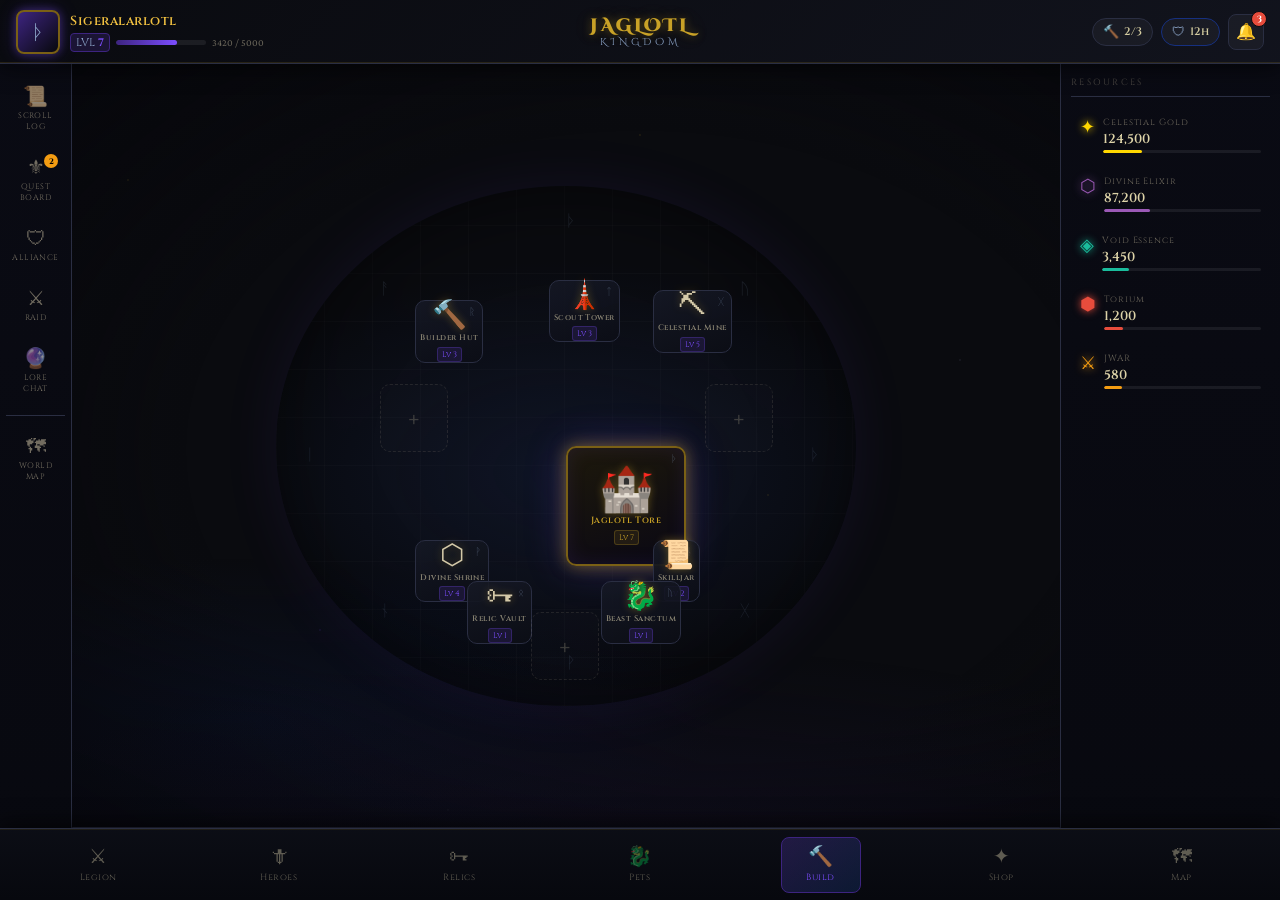
<file: 01_FRONTEND/home_tore_screen/index.html>
<!DOCTYPE html>
<html lang="en">
<head>
  <meta charset="UTF-8" />
  <meta name="viewport" content="width=device-width, initial-scale=1.0" />
  <title>JAGLOTL-KINGDOM — Tore Home</title>
  <link rel="preconnect" href="https://fonts.googleapis.com" />
  <link rel="preconnect" href="https://fonts.gstatic.com" crossorigin />
  <link href="https://fonts.googleapis.com/css2?family=Cinzel+Decorative:wght@700;900&family=Cinzel:wght@400;600;700&family=Crimson+Pro:ital,wght@0,300;0,400;0,600;1,300;1,400&display=swap" rel="stylesheet" />
  <link rel="stylesheet" href="tore-home.css" />
</head>
<body>

  <!-- ══════════════════════════════════════════
       AMBIENT LAYER — background atmospheric fx
  ══════════════════════════════════════════ -->
  <div class="ambient-layer" aria-hidden="true">
    <div class="ambient-stars"></div>
    <div class="ambient-fog"></div>
    <div class="ambient-vignette"></div>
  </div>

  <!-- ══════════════════════════════════════════
       TOP BAR
  ══════════════════════════════════════════ -->
  <header class="top-bar" id="topBar">
    <div class="top-bar__left">
      <div class="player-avatar" title="Sigeralarlotl">
        <span class="player-avatar__rune">ᚦ</span>
      </div>
      <div class="player-info">
        <span class="player-info__name" id="playerName">Sigeralarlotl</span>
        <div class="player-info__level-row">
          <span class="level-badge" id="playerLevel">LVL <strong>7</strong></span>
          <div class="xp-bar">
            <div class="xp-bar__fill" id="xpBarFill" style="width: 68%"></div>
          </div>
          <span class="xp-label" id="xpLabel">3420 / 5000</span>
        </div>
      </div>
    </div>

    <div class="top-bar__center">
      <h1 class="game-title">JAGLOTL <span class="game-title__kingdom">KINGDOM</span></h1>
    </div>

    <div class="top-bar__right">
      <div class="status-chip status-chip--builders" title="Builders available">
        <span class="status-chip__icon">🔨</span>
        <span class="status-chip__value" id="builderCount">2/3</span>
      </div>
      <div class="status-chip status-chip--shield" title="Shield active" id="shieldStatus">
        <span class="status-chip__icon">🛡</span>
        <span class="status-chip__value">12h</span>
      </div>
      <button class="notif-bell" id="notifBtn" aria-label="Notifications">
        <span class="notif-bell__icon">🔔</span>
        <span class="notif-bell__badge" id="notifBadge">3</span>
      </button>
    </div>
  </header>

  <!-- ══════════════════════════════════════════
       RESOURCE BAR (below top bar on right)
  ══════════════════════════════════════════ -->
  <aside class="resource-bar" id="resourceBar" aria-label="Resources">
    <div class="resource-item" data-resource="celestialGold" title="Celestial Gold">
      <span class="resource-item__icon" style="color:#FFD700">✦</span>
      <div class="resource-item__info">
        <span class="resource-item__label">Celestial Gold</span>
        <span class="resource-item__amount" id="res-celestialGold">124,500</span>
        <div class="resource-item__bar">
          <div class="resource-item__bar-fill" style="width:24.9%;background:#FFD700"></div>
        </div>
      </div>
    </div>
    <div class="resource-item" data-resource="divineElixir" title="Divine Elixir">
      <span class="resource-item__icon" style="color:#9B59B6">⬡</span>
      <div class="resource-item__info">
        <span class="resource-item__label">Divine Elixir</span>
        <span class="resource-item__amount" id="res-divineElixir">87,200</span>
        <div class="resource-item__bar">
          <div class="resource-item__bar-fill" style="width:29%;background:#9B59B6"></div>
        </div>
      </div>
    </div>
    <div class="resource-item" data-resource="voidEssence" title="Void Essence">
      <span class="resource-item__icon" style="color:#1ABC9C">◈</span>
      <div class="resource-item__info">
        <span class="resource-item__label">Void Essence</span>
        <span class="resource-item__amount" id="res-voidEssence">3,450</span>
        <div class="resource-item__bar">
          <div class="resource-item__bar-fill" style="width:17%;background:#1ABC9C"></div>
        </div>
      </div>
    </div>
    <div class="resource-item" data-resource="torium" title="Torium">
      <span class="resource-item__icon" style="color:#E74C3C">⬢</span>
      <div class="resource-item__info">
        <span class="resource-item__label">Torium</span>
        <span class="resource-item__amount" id="res-torium">1,200</span>
        <div class="resource-item__bar">
          <div class="resource-item__bar-fill" style="width:12%;background:#E74C3C"></div>
        </div>
      </div>
    </div>
    <div class="resource-item" data-resource="jwar" title="JWAR War Tokens">
      <span class="resource-item__icon" style="color:#F39C12">⚔</span>
      <div class="resource-item__info">
        <span class="resource-item__label">JWAR</span>
        <span class="resource-item__amount" id="res-jwar">580</span>
        <div class="resource-item__bar">
          <div class="resource-item__bar-fill" style="width:11.6%;background:#F39C12"></div>
        </div>
      </div>
    </div>
  </aside>

  <!-- ══════════════════════════════════════════
       MAIN LAYOUT
  ══════════════════════════════════════════ -->
  <main class="game-layout">

    <!-- LEFT PANEL -->
    <nav class="left-panel" id="leftPanel" aria-label="Navigation">
      <button class="left-btn left-btn--scroll" data-action="scroll-log">
        <span class="left-btn__icon">📜</span>
        <span class="left-btn__label">Scroll Log</span>
      </button>
      <button class="left-btn left-btn--quest" data-action="quest-board">
        <span class="left-btn__icon">⚜</span>
        <span class="left-btn__label">Quest Board</span>
        <span class="left-btn__badge">2</span>
      </button>
      <button class="left-btn" data-action="alliance">
        <span class="left-btn__icon">🛡</span>
        <span class="left-btn__label">Alliance</span>
      </button>
      <button class="left-btn left-btn--raid" data-action="raid">
        <span class="left-btn__icon">⚔</span>
        <span class="left-btn__label">Raid</span>
      </button>
      <button class="left-btn" data-action="lore-chat">
        <span class="left-btn__icon">🔮</span>
        <span class="left-btn__label">Lore Chat</span>
      </button>
      <div class="left-panel__divider"></div>
      <button class="left-btn left-btn--map" data-action="world-map">
        <span class="left-btn__icon">🗺</span>
        <span class="left-btn__label">World Map</span>
      </button>
    </nav>

    <!-- CENTER MAP -->
    <section class="center-map" id="centerMap" aria-label="Kingdom map">
      <div class="map-ground" id="mapGround">
        <!-- Buildings rendered by JS -->
      </div>
      <!-- decorative rune ring around tore -->
      <div class="rune-ring" aria-hidden="true">
        <span>ᚦ</span><span>ᚢ</span><span>ᚦ</span><span>ᚷ</span>
        <span>ᚹ</span><span>ᚾ</span><span>ᛁ</span><span>ᚨ</span>
      </div>
    </section>

  </main>

  <!-- ══════════════════════════════════════════
       BOTTOM MENU
  ══════════════════════════════════════════ -->
  <nav class="bottom-menu" id="bottomMenu" aria-label="Main menu">
    <button class="bottom-btn" data-tab="legion">
      <span class="bottom-btn__icon">⚔</span>
      <span class="bottom-btn__label">Legion</span>
    </button>
    <button class="bottom-btn" data-tab="heroes">
      <span class="bottom-btn__icon">🗡</span>
      <span class="bottom-btn__label">Heroes</span>
    </button>
    <button class="bottom-btn" data-tab="relics">
      <span class="bottom-btn__icon">🗝</span>
      <span class="bottom-btn__label">Relics</span>
    </button>
    <button class="bottom-btn" data-tab="pets">
      <span class="bottom-btn__icon">🐉</span>
      <span class="bottom-btn__label">Pets</span>
    </button>
    <button class="bottom-btn bottom-btn--primary" data-tab="build">
      <span class="bottom-btn__icon">🔨</span>
      <span class="bottom-btn__label">Build</span>
    </button>
    <button class="bottom-btn" data-tab="shop">
      <span class="bottom-btn__icon">✦</span>
      <span class="bottom-btn__label">Shop</span>
    </button>
    <button class="bottom-btn" data-tab="map">
      <span class="bottom-btn__icon">🗺</span>
      <span class="bottom-btn__label">Map</span>
    </button>
  </nav>

  <!-- ══════════════════════════════════════════
       BUILDING MODAL
  ══════════════════════════════════════════ -->
  <div class="modal-overlay" id="modalOverlay" role="dialog" aria-modal="true" aria-hidden="true">
    <div class="modal" id="buildingModal">
      <button class="modal__close" id="modalClose" aria-label="Close">✕</button>
      <div class="modal__header">
        <span class="modal__icon" id="modalIcon">🏰</span>
        <div>
          <h2 class="modal__title" id="modalTitle">Jaglotl Tore</h2>
          <div class="modal__level-row">
            <span class="modal__level" id="modalLevel">Level 7</span>
            <span class="modal__rune" id="modalRune">ᚦ</span>
          </div>
        </div>
      </div>
      <p class="modal__desc" id="modalDesc">The great fortress-heart of your kingdom.</p>
      <div class="modal__bonuses" id="modalBonuses"></div>
      <div class="modal__cost-row" id="modalCostRow">
        <span class="modal__cost-label">Upgrade Cost:</span>
        <div class="modal__costs" id="modalCosts"></div>
      </div>
      <div class="modal__timer-row">
        <span class="modal__timer-label">Build Time:</span>
        <span class="modal__timer" id="modalTimer">48h 00m</span>
        <!-- future builder queue hook -->
      </div>
      <div class="modal__actions">
        <button class="modal__btn modal__btn--upgrade" id="modalUpgradeBtn">
          <span>Upgrade to Level</span>
          <span id="modalNextLevel">8</span>
        </button>
        <!-- future backend hook: save upgrade state -->
      </div>
    </div>
  </div>

  <!-- ══════════════════════════════════════════
       BUILD MENU PANEL (bottom drawer)
  ══════════════════════════════════════════ -->
  <div class="build-drawer" id="buildDrawer" aria-hidden="true">
    <div class="build-drawer__handle"></div>
    <h3 class="build-drawer__title">Available Structures</h3>
    <div class="build-drawer__grid" id="buildDrawerGrid">
      <!-- future backend hook: available buildable structures from tore level -->
    </div>
  </div>

  <!-- ══════════════════════════════════════════
       TOAST NOTIFICATIONS
  ══════════════════════════════════════════ -->
  <div class="toast-container" id="toastContainer" aria-live="polite"></div>

  <script src="tore-home.js"></script>
</body>
</html>
</file>
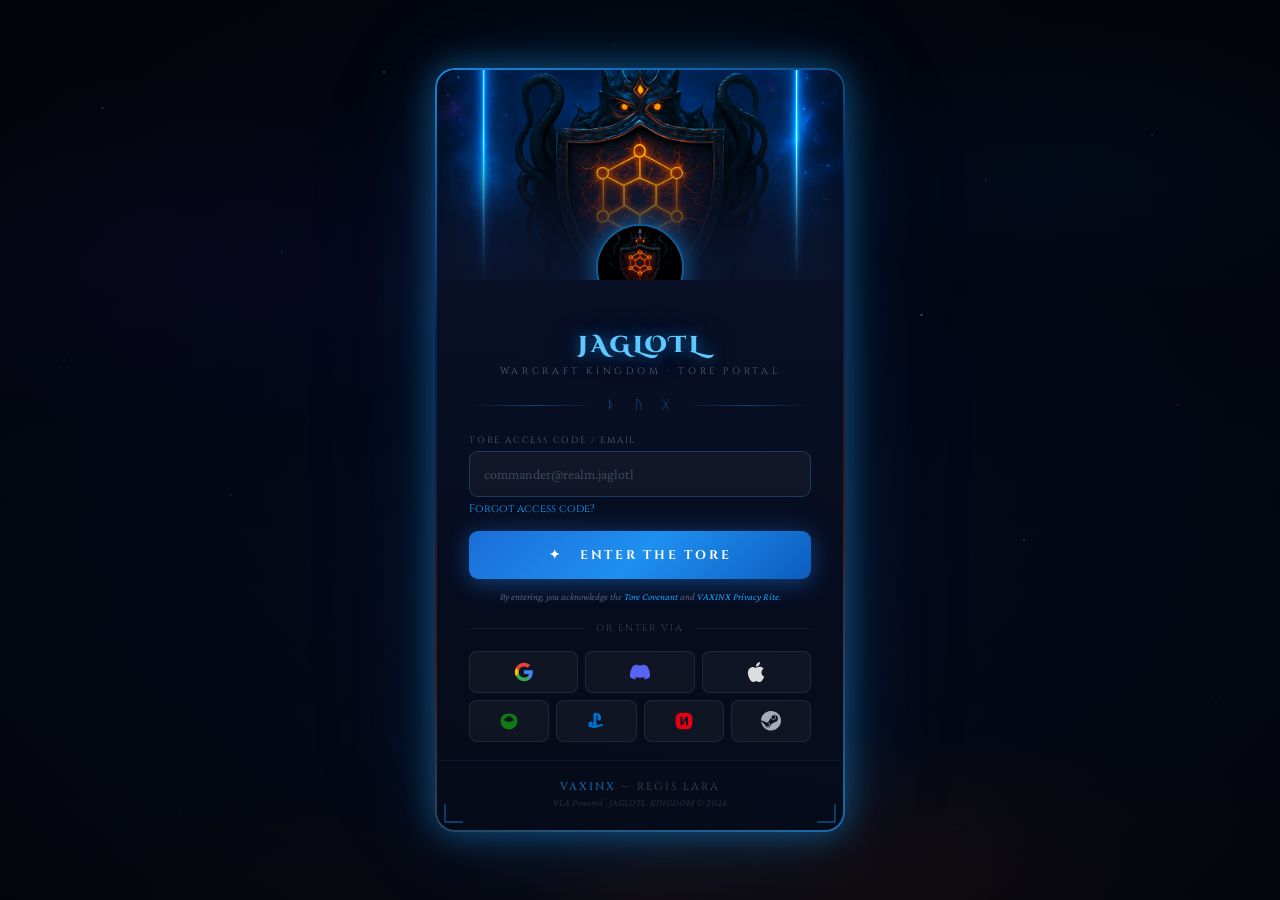
<file: 06_ASSETS/branding/index.html>
<!DOCTYPE html>
<html lang="en">
<head>
  <meta charset="UTF-8" />
  <meta name="viewport" content="width=device-width, initial-scale=1.0" />
  <title>VAXINX — Tore Login · JAGLOTL KINGDOM</title>
  <link rel="preconnect" href="https://fonts.googleapis.com" />
  <link rel="preconnect" href="https://fonts.gstatic.com" crossorigin />
  <link href="https://fonts.googleapis.com/css2?family=Cinzel+Decorative:wght@700;900&family=Cinzel:wght@400;500;600;700&family=Crimson+Pro:ital,wght@0,300;0,400;0,600;1,300&display=swap" rel="stylesheet" />
  <style>
    /* ═══════════════════════════════════════════
       TOKENS
    ═══════════════════════════════════════════ */
    :root {
      --col-void:     #020409;
      --col-deep:     #04070f;
      --col-blue:     #20a0ff;
      --col-blue-b:   #5ec8ff;
      --col-blue-dim: #0d4a80;
      --col-lava:     #ff6a00;
      --col-gold:     #c9a227;
      --col-gold-b:   #f0c040;
      --col-text:     #c8d8ea;
      --col-dim:      rgba(180,200,220,0.45);
      --card-w:       410px;
      --r:            20px;
      --font-d:       'Cinzel Decorative', serif;
      --font-t:       'Cinzel', serif;
      --font-b:       'Crimson Pro', serif;
      --t:            0.22s ease;
    }
    *, *::before, *::after { box-sizing: border-box; margin: 0; padding: 0; }
    html, body { width:100%; height:100%; overflow:hidden; background:var(--col-void);
      font-family:var(--font-b); color:var(--col-text); -webkit-font-smoothing:antialiased; }
    button { border:none; cursor:pointer; font-family:inherit; }
    input  { font-family:inherit; }
    a      { color:var(--col-blue); text-decoration:none; }
    a:hover { color:var(--col-blue-b); }

    /* ═══════════════════════════════════════════
       BACKGROUND — cosmic / void / lava
    ═══════════════════════════════════════════ */
    .bg {
      position:fixed; inset:0; z-index:0;
      background: linear-gradient(180deg, #020612 0%, #030818 45%, #060c1e 100%);
    }
    /* Full-bleed crest background — jwkBG.png used as atmospheric wash */
    .bg-crest {
      position:absolute; inset:0;
      background-image: url('jwkBG.png');
      background-size: 55%;
      background-repeat: no-repeat;
      background-position: center 38%;
      opacity: 0.07;
      filter: blur(1px) saturate(1.4);
      animation: crestPulse 9s ease-in-out infinite alternate;
    }
    @keyframes crestPulse {
      0%   { opacity:0.06; transform:scale(1); }
      100% { opacity:0.12; transform:scale(1.04); }
    }
    .bg-stars {
      position:absolute; inset:0;
      background-image:
        radial-gradient(1.5px 1.5px at  8% 12%, rgba(200,220,255,.85) 0%, transparent 100%),
        radial-gradient(1px   1px   at 18% 55%, rgba(200,220,255,.5)  0%, transparent 100%),
        radial-gradient(1.5px 1.5px at 30%  8%, rgba(200,220,255,.7)  0%, transparent 100%),
        radial-gradient(1px   1px   at 42% 72%, rgba(200,220,255,.4)  0%, transparent 100%),
        radial-gradient(1px   1px   at 55% 20%, rgba(200,220,255,.75) 0%, transparent 100%),
        radial-gradient(1px   1px   at 63% 88%, rgba(200,220,255,.35) 0%, transparent 100%),
        radial-gradient(1.5px 1.5px at 72% 35%, rgba(200,220,255,.6)  0%, transparent 100%),
        radial-gradient(1px   1px   at 80% 60%, rgba(200,220,255,.5)  0%, transparent 100%),
        radial-gradient(1px   1px   at 90% 15%, rgba(200,220,255,.8)  0%, transparent 100%),
        radial-gradient(1px   1px   at 95% 78%, rgba(200,220,255,.4)  0%, transparent 100%),
        radial-gradient(1px   1px   at 14% 90%, rgba(200,220,255,.5)  0%, transparent 100%),
        radial-gradient(1.5px 1.5px at 50% 50%, rgba(200,220,255,.3)  0%, transparent 100%),
        radial-gradient(1px   1px   at 35% 30%, rgba(180,200,255,.55) 0%, transparent 100%),
        radial-gradient(1px   1px   at 75% 92%, rgba(180,200,255,.4)  0%, transparent 100%);
      animation: starTwinkle 7s ease-in-out infinite alternate;
    }
    .bg-stars-2 {
      position:absolute; inset:0;
      background-image:
        radial-gradient(1px 1px at  5% 40%, rgba(180,200,255,.6) 0%, transparent 100%),
        radial-gradient(1px 1px at 22% 28%, rgba(180,200,255,.4) 0%, transparent 100%),
        radial-gradient(1.5px 1.5px at 38% 65%, rgba(180,200,255,.7) 0%, transparent 100%),
        radial-gradient(1px 1px at 48%  5%, rgba(180,200,255,.5) 0%, transparent 100%),
        radial-gradient(1px 1px at 65% 75%, rgba(200,180,255,.4) 0%, transparent 100%),
        radial-gradient(1px 1px at 77% 20%, rgba(200,180,255,.6) 0%, transparent 100%),
        radial-gradient(1px 1px at 85% 92%, rgba(200,180,255,.3) 0%, transparent 100%),
        radial-gradient(1px 1px at 92% 45%, rgba(180,200,255,.7) 0%, transparent 100%);
      animation: starTwinkle 11s ease-in-out infinite alternate-reverse;
    }
    @keyframes starTwinkle { 0%{opacity:.55} 100%{opacity:1} }

    .bg-lava {
      position:absolute; bottom:0; left:0; right:0; height:45%;
      background:
        radial-gradient(ellipse 55% 65% at 70% 100%, rgba(255,100,0,.13) 0%, transparent 65%),
        radial-gradient(ellipse 35% 45% at 25% 100%, rgba(180,50,0,.08)  0%, transparent 60%),
        radial-gradient(ellipse 20% 30% at 50% 100%, rgba(255,140,0,.06) 0%, transparent 50%);
      animation: lavaDrift 10s ease-in-out infinite alternate;
    }
    @keyframes lavaDrift { 0%{opacity:.7; transform:scaleX(1)} 100%{opacity:1; transform:scaleX(1.06)} }

    .bg-nebula {
      position:absolute; inset:0;
      background:
        radial-gradient(ellipse 45% 28% at 12% 28%, rgba(60,20,160,.14) 0%, transparent 70%),
        radial-gradient(ellipse 38% 22% at 88% 18%, rgba(0,80,180,.12)  0%, transparent 70%);
      animation: nebulaDrift 20s ease-in-out infinite alternate;
    }
    @keyframes nebulaDrift { 0%{transform:scale(1)} 100%{transform:scale(1.06) rotate(.8deg)} }

    /* Soft vignette */
    .bg-vignette {
      position:absolute; inset:0;
      background: radial-gradient(ellipse at center, transparent 30%, rgba(2,4,9,.92) 100%);
      pointer-events:none;
    }

    /* ═══════════════════════════════════════════
       PAGE
    ═══════════════════════════════════════════ */
    .page {
      position:relative; z-index:1;
      width:100%; height:100%;
      display:flex; flex-direction:column;
      align-items:center; justify-content:center;
      padding:16px;
      animation: pageFade .7s ease both;
    }
    @keyframes pageFade { from{opacity:0} to{opacity:1} }

    /* ═══════════════════════════════════════════
       GLOWING CARD
    ═══════════════════════════════════════════ */
    .card {
      position:relative;
      width:var(--card-w); max-width:100%;
      border-radius:var(--r);
      padding:2px;
      background: linear-gradient(160deg,
        rgba(32,160,255,.85) 0%,
        rgba(10,60,180,.4)  30%,
        rgba(180,60,0,.35)  65%,
        rgba(32,160,255,.65) 100%
      );
      box-shadow:
        0 0 35px rgba(32,160,255,.45),
        0 0 90px rgba(32,160,255,.15),
        0 0 180px rgba(32,160,255,.05);
      animation: cardGlow 5s ease-in-out infinite alternate, cardReveal .9s cubic-bezier(.22,1,.36,1) both;
    }
    @keyframes cardGlow {
      0%  { box-shadow:0 0 28px rgba(32,160,255,.38), 0 0 70px rgba(32,160,255,.1); }
      100%{ box-shadow:0 0 55px rgba(32,160,255,.75), 0 0 130px rgba(32,160,255,.22), 0 0 220px rgba(32,160,255,.07); }
    }
    @keyframes cardReveal {
      from { opacity:0; transform:translateY(36px) scale(.94); }
      to   { opacity:1; transform:translateY(0) scale(1); }
    }

    /* Corner decorations */
    .corner { position:absolute; width:22px; height:22px; pointer-events:none; }
    .corner--tl { top:8px;  left:8px; }
    .corner--tr { top:8px;  right:8px;  transform:scaleX(-1); }
    .corner--bl { bottom:8px; left:8px;  transform:scaleY(-1); }
    .corner--br { bottom:8px; right:8px; transform:scale(-1,-1); }
    .corner svg line { stroke:rgba(32,160,255,.45); stroke-width:1.5; }

    .card__inner {
      border-radius:calc(var(--r) - 2px);
      background:linear-gradient(180deg, rgba(10,18,42,.99) 0%, rgba(5,10,24,.99) 100%);
      overflow:hidden;
    }

    /* ── HERO STRIP ── */
    .hero {
      position:relative; height:210px; overflow:hidden;
      border-radius:calc(var(--r) - 2px) calc(var(--r) - 2px) 0 0;
    }
    .hero__bg {
      width:100%; height:100%;
      object-fit:cover; object-position:center 28%;
      display:block;
      animation: heroZoom 18s ease-in-out infinite alternate;
    }
    @keyframes heroZoom { 0%{transform:scale(1)} 100%{transform:scale(1.06)} }
    .hero::after {
      content:'';
      position:absolute; inset:0;
      background:linear-gradient(to bottom,
        rgba(10,18,42,0) 0%,
        rgba(10,18,42,0) 35%,
        rgba(10,18,42,.75) 75%,
        rgba(10,18,42,.99) 100%
      );
    }
    /* Crest medallion floating over hero */
    .hero__medallion {
      position:absolute; bottom:-32px; left:50%; transform:translateX(-50%);
      width:88px; height:88px;
      border-radius:50%;
      background:#040810;
      border:2.5px solid rgba(32,160,255,.55);
      box-shadow:0 0 22px rgba(32,160,255,.55), 0 0 60px rgba(32,160,255,.18);
      overflow:hidden; z-index:2;
      animation:medallionGlow 4s ease-in-out infinite alternate;
    }
    @keyframes medallionGlow {
      0%  { box-shadow:0 0 18px rgba(32,160,255,.4),  0 0 50px rgba(32,160,255,.12); }
      100%{ box-shadow:0 0 32px rgba(32,160,255,.75), 0 0 90px rgba(32,160,255,.25); }
    }
    .hero__medallion img { width:100%; height:100%; object-fit:cover; filter:brightness(1.1) contrast(1.08); }

    /* ── BODY ── */
    .body { padding: 50px 32px 0; }

    .card-title { text-align:center; margin-bottom:4px; }
    .card-title__main {
      display:block; font-family:var(--font-d);
      font-size:23px; font-weight:900; letter-spacing:.12em;
      color:var(--col-blue-b);
      text-shadow:0 0 14px rgba(32,160,255,.6), 0 0 40px rgba(32,160,255,.25);
      animation:titlePulse 3.5s ease-in-out infinite alternate;
    }
    @keyframes titlePulse {
      0%  { text-shadow:0 0 10px rgba(32,160,255,.5),  0 0 30px rgba(32,160,255,.18); }
      100%{ text-shadow:0 0 22px rgba(94,200,255,.85), 0 0 65px rgba(32,160,255,.32); }
    }
    .card-title__sub {
      display:block; font-family:var(--font-t);
      font-size:9.5px; letter-spacing:.38em;
      color:var(--col-dim); margin-top:4px; text-transform:uppercase;
    }

    /* Rune divider */
    .divider {
      display:flex; align-items:center; gap:10px;
      margin:18px 0 20px;
    }
    .divider::before, .divider::after {
      content:''; flex:1; height:1px;
      background:linear-gradient(to right, transparent, rgba(32,160,255,.35), transparent);
    }
    .divider__rune { font-size:13px; color:rgba(32,160,255,.5); letter-spacing:.2em; font-family:var(--font-t); }

    /* ── FORM ── */
    .form { display:flex; flex-direction:column; gap:11px; }

    .field-label {
      display:block; font-family:var(--font-t);
      font-size:9px; letter-spacing:.2em;
      color:var(--col-dim); text-transform:uppercase; margin-bottom:5px;
    }
    .field-input {
      width:100%; height:46px;
      background:rgba(255,255,255,.04);
      border:1px solid rgba(32,160,255,.28);
      border-radius:9px; padding:0 14px;
      font-size:14px; color:var(--col-text); outline:none;
      transition:border-color var(--t), box-shadow var(--t), background var(--t);
    }
    .field-input::placeholder { color:rgba(180,200,220,.28); }
    .field-input:focus {
      border-color:var(--col-blue);
      background:rgba(32,160,255,.055);
      box-shadow:0 0 0 3px rgba(32,160,255,.12), 0 0 16px rgba(32,160,255,.1);
    }
    .field-hint {
      display:block; font-size:11px; color:var(--col-blue);
      margin-top:4px; cursor:pointer; font-family:var(--font-t);
      transition:color var(--t);
    }
    .field-hint:hover { color:var(--col-blue-b); }

    /* ── ENTER BUTTON ── */
    .btn-enter {
      width:100%; height:48px; margin-top:4px;
      background:linear-gradient(135deg, #1a6ed8 0%, #1e90f0 50%, #0d5cbf 100%);
      border-radius:9px;
      font-family:var(--font-t); font-size:12.5px; font-weight:700;
      letter-spacing:.22em; color:#fff; text-transform:uppercase;
      position:relative; overflow:hidden;
      transition:transform var(--t), box-shadow var(--t);
      box-shadow:0 4px 22px rgba(26,110,216,.45), 0 0 45px rgba(26,110,216,.15);
    }
    .btn-enter::before {
      content:''; position:absolute; inset:0;
      background:linear-gradient(135deg, rgba(255,255,255,.18) 0%, transparent 55%);
      opacity:0; transition:opacity var(--t);
    }
    .btn-enter:hover { transform:translateY(-2px); box-shadow:0 8px 32px rgba(26,110,216,.65), 0 0 70px rgba(26,110,216,.22); }
    .btn-enter:hover::before { opacity:1; }
    .btn-enter:active { transform:translateY(0); }
    .btn-enter:disabled { opacity:.55; cursor:not-allowed; transform:none; }

    /* ── LEGAL ── */
    .legal { font-size:10px; color:var(--col-dim); text-align:center; line-height:1.65; margin-top:10px; font-style:italic; }

    /* ── OR ROW ── */
    .or-row { display:flex; align-items:center; gap:12px; margin:16px 0; }
    .or-row__line { flex:1; height:1px; background:rgba(32,160,255,.1); }
    .or-row__lbl { font-family:var(--font-t); font-size:9.5px; letter-spacing:.2em; color:rgba(180,200,220,.28); }

    /* ── SOCIAL GRID ── */
    .social-row { display:grid; gap:7px; margin-bottom:7px; }
    .social-row--3 { grid-template-columns:repeat(3,1fr); }
    .social-row--4 { grid-template-columns:repeat(4,1fr); }

    .s-btn {
      height:42px;
      background:rgba(255,255,255,.04);
      border:1px solid rgba(255,255,255,.08);
      border-radius:8px;
      display:flex; align-items:center; justify-content:center;
      cursor:pointer;
      transition:background var(--t), border-color var(--t), transform var(--t), box-shadow var(--t);
    }
    .s-btn:hover { background:rgba(255,255,255,.08); border-color:rgba(255,255,255,.18); transform:translateY(-2px); }
    .s-btn:active { transform:translateY(0); }
    .s-btn svg { width:20px; height:20px; display:block; }
    .s-btn--google:hover  { border-color:rgba(234,67,53,.5);   box-shadow:0 4px 14px rgba(234,67,53,.15); }
    .s-btn--discord:hover { border-color:rgba(88,101,242,.5);  box-shadow:0 4px 14px rgba(88,101,242,.15); }
    .s-btn--apple:hover   { border-color:rgba(255,255,255,.3); box-shadow:0 4px 14px rgba(255,255,255,.07); }
    .s-btn--xbox:hover    { border-color:rgba(16,124,16,.5);   box-shadow:0 4px 14px rgba(16,124,16,.15);  background:rgba(16,124,16,.15); }
    .s-btn--ps:hover      { border-color:rgba(0,113,197,.5);   box-shadow:0 4px 14px rgba(0,113,197,.15);  background:rgba(0,113,197,.15); }
    .s-btn--nintendo:hover{ border-color:rgba(230,0,18,.5);    box-shadow:0 4px 14px rgba(230,0,18,.15);   background:rgba(230,0,18,.15); }
    .s-btn--steam:hover   { border-color:rgba(190,190,190,.3); box-shadow:0 4px 14px rgba(190,190,190,.09); }

    /* ── FOOTER ── */
    .card-footer {
      padding:18px 32px 22px;
      border-top:1px solid rgba(32,160,255,.1);
      text-align:center;
      margin-top:18px;
    }
    .card-footer__brand { font-family:var(--font-t); font-size:11px; letter-spacing:.18em; color:rgba(180,200,220,.32); text-transform:uppercase; }
    .card-footer__brand strong { color:rgba(32,160,255,.52); font-weight:600; }
    .card-footer__vla { font-family:var(--font-b); font-size:10px; font-style:italic; color:rgba(180,200,220,.18); margin-top:3px; }

    /* ══════════════════════════════════════════
       CINEMATIC TRANSITION OVERLAY
    ══════════════════════════════════════════ */
    #transitionOverlay {
      position:fixed; inset:0; z-index:9999;
      background:#000;
      opacity:0; pointer-events:none;
      transition:opacity .9s ease;
    }
    #transitionOverlay.fade-out { opacity:1; pointer-events:all; }

    /* ══════════════════════════════════════════
       MUSIC CONTROLS (top-right HUD)
    ══════════════════════════════════════════ */
    #musicHud {
      position:fixed; top:16px; right:16px; z-index:200;
      display:flex; align-items:center; gap:8px;
      opacity:0; pointer-events:none;
      transition:opacity .5s ease;
    }
    #musicHud.visible { opacity:1; pointer-events:all; }
    .music-btn {
      width:36px; height:36px; border-radius:8px;
      background:rgba(10,18,40,.9);
      border:1px solid rgba(32,160,255,.35);
      color:rgba(94,200,255,.8); font-size:16px;
      display:flex; align-items:center; justify-content:center;
      cursor:pointer; transition:background var(--t), border-color var(--t);
    }
    .music-btn:hover { background:rgba(32,160,255,.15); border-color:rgba(32,160,255,.6); }
    .vol-slider {
      -webkit-appearance:none; appearance:none;
      width:80px; height:4px;
      background:rgba(255,255,255,.12); border-radius:2px; outline:none;
      cursor:pointer;
    }
    .vol-slider::-webkit-slider-thumb {
      -webkit-appearance:none; width:12px; height:12px; border-radius:50%;
      background:var(--col-blue); cursor:pointer;
      box-shadow:0 0 6px rgba(32,160,255,.6);
    }

    /* ══════════════════════════════════════════
       PARTICLES
    ══════════════════════════════════════════ */
    .spark { position:fixed; border-radius:50%; pointer-events:none; }

    /* TOAST */
    .toast {
      position:fixed; bottom:24px; left:50%; transform:translateX(-50%);
      background:rgba(10,18,40,.97); border:1px solid rgba(32,160,255,.4);
      border-radius:20px; padding:8px 20px;
      font-family:var(--font-t); font-size:11px; letter-spacing:.1em;
      color:rgba(94,200,255,.9); white-space:nowrap;
      box-shadow:0 4px 20px rgba(0,0,0,.7); z-index:8000;
      animation:toastIn .3s ease, toastOut .3s ease 2.2s forwards;
    }
    @keyframes toastIn  { from{opacity:0;transform:translateX(-50%) translateY(10px)} to{opacity:1;transform:translateX(-50%) translateY(0)} }
    @keyframes toastOut { from{opacity:1} to{opacity:0;transform:translateX(-50%) translateY(-6px)} }
  </style>
</head>
<body>

  <!-- CINEMATIC FADE OVERLAY -->
  <div id="transitionOverlay"></div>

  <!-- MUSIC HUD -->
  <div id="musicHud" aria-label="Music controls">
    <button class="music-btn" id="muteBtn" title="Mute / Unmute">🔊</button>
    <input class="vol-slider" id="volSlider" type="range" min="0" max="100" value="70" aria-label="Volume" />
  </div>

  <!-- AUDIO — jwkbgmusic.mp3 — NOT autoplay, triggered by Enter button -->
  <!-- // future audio hook: swap src for dynamic track selection per zone -->
  <audio id="bgMusic" loop preload="auto">
    <source src="../audio/jwkbgmusic.mp3" type="audio/mpeg" />
  </audio>

  <!-- BACKGROUND LAYERS -->
  <div class="bg" aria-hidden="true">
    <div class="bg-crest"></div>
    <div class="bg-stars"></div>
    <div class="bg-stars-2"></div>
    <div class="bg-nebula"></div>
    <div class="bg-lava"></div>
    <div class="bg-vignette"></div>
  </div>

  <!-- PAGE -->
  <main class="page">
    <div class="card" id="loginCard">

      <!-- Corner runes -->
      <div class="corner corner--tl" aria-hidden="true"><svg viewBox="0 0 22 22"><line x1="2" y1="20" x2="2" y2="2"/><line x1="2" y1="2" x2="20" y2="2"/></svg></div>
      <div class="corner corner--tr" aria-hidden="true"><svg viewBox="0 0 22 22"><line x1="2" y1="20" x2="2" y2="2"/><line x1="2" y1="2" x2="20" y2="2"/></svg></div>
      <div class="corner corner--bl" aria-hidden="true"><svg viewBox="0 0 22 22"><line x1="2" y1="20" x2="2" y2="2"/><line x1="2" y1="2" x2="20" y2="2"/></svg></div>
      <div class="corner corner--br" aria-hidden="true"><svg viewBox="0 0 22 22"><line x1="2" y1="20" x2="2" y2="2"/><line x1="2" y1="2" x2="20" y2="2"/></svg></div>

      <div class="card__inner">

        <!-- HERO: jaglotl_card_bg.png -->
        <div class="hero">
          <img class="hero__bg" src="jaglotl_card_bg.png" alt="Jaglotl Kingdom crest" />
          <!-- Medallion: jaglotl_logo_black.jpg -->
          <div class="hero__medallion">
            <img src="jaglotl_logo_black.jpg" alt="JAGLOTL emblem" />
          </div>
        </div>

        <!-- BODY -->
        <div class="body">

          <div class="card-title">
            <span class="card-title__main">JAGLOTL</span>
            <span class="card-title__sub">Warcraft Kingdom · Tore Portal</span>
          </div>

          <div class="divider"><span class="divider__rune">ᚦ &nbsp; ᚢ &nbsp; ᚷ</span></div>

          <form class="form" id="loginForm" novalidate>
            <div>
              <label class="field-label" for="emailField">Tore Access Code / Email</label>
              <input class="field-input" id="emailField" type="email"
                placeholder="commander@realm.jaglotl"
                autocomplete="email" spellcheck="false" />
              <span class="field-hint" role="button" tabindex="0">Forgot access code?</span>
            </div>

            <!-- MAIN CTA — triggers music + transition -->
            <button class="btn-enter" type="submit" id="enterBtn">
              ✦ &nbsp; Enter the Tore
            </button>
          </form>

          <p class="legal">
            By entering, you acknowledge the
            <a href="#" tabindex="0">Tore Covenant</a> and
            <a href="#" tabindex="0">VAXINX Privacy Rite</a>.
          </p>

          <div class="or-row">
            <div class="or-row__line"></div>
            <span class="or-row__lbl">OR ENTER VIA</span>
            <div class="or-row__line"></div>
          </div>

          <!-- Row 1 -->
          <div class="social-row social-row--3">
            <button class="s-btn s-btn--google" type="button" title="Google" aria-label="Google">
              <svg viewBox="0 0 24 24" fill="none"><path d="M22.56 12.25c0-.78-.07-1.53-.2-2.25H12v4.26h5.92c-.26 1.37-1.04 2.53-2.21 3.31v2.77h3.57c2.08-1.92 3.28-4.74 3.28-8.09z" fill="#4285F4"/><path d="M12 23c2.97 0 5.46-.98 7.28-2.66l-3.57-2.77c-.98.66-2.23 1.06-3.71 1.06-2.86 0-5.29-1.93-6.16-4.53H2.18v2.84C3.99 20.53 7.7 23 12 23z" fill="#34A853"/><path d="M5.84 14.09c-.22-.66-.35-1.36-.35-2.09s.13-1.43.35-2.09V7.07H2.18C1.43 8.55 1 10.22 1 12s.43 3.45 1.18 4.93l3.66-2.84z" fill="#FBBC05"/><path d="M12 5.38c1.62 0 3.06.56 4.21 1.64l3.15-3.15C17.45 2.09 14.97 1 12 1 7.7 1 3.99 3.47 2.18 7.07l3.66 2.84c.87-2.6 3.3-4.53 6.16-4.53z" fill="#EA4335"/></svg>
            </button>
            <button class="s-btn s-btn--discord" type="button" title="Discord" aria-label="Discord">
              <svg viewBox="0 0 24 24" fill="#5865F2"><path d="M20.317 4.37a19.791 19.791 0 0 0-4.885-1.515.074.074 0 0 0-.079.037c-.21.375-.444.864-.608 1.25a18.27 18.27 0 0 0-5.487 0 12.64 12.64 0 0 0-.617-1.25.077.077 0 0 0-.079-.037A19.736 19.736 0 0 0 3.677 4.37a.07.07 0 0 0-.032.027C.533 9.046-.32 13.58.099 18.057a.082.082 0 0 0 .031.057 19.9 19.9 0 0 0 5.993 3.03.078.078 0 0 0 .084-.028c.462-.63.874-1.295 1.226-1.994a.076.076 0 0 0-.041-.106 13.107 13.107 0 0 1-1.872-.892.077.077 0 0 1-.008-.128 10.2 10.2 0 0 0 .372-.292.074.074 0 0 1 .077-.01c3.928 1.793 8.18 1.793 12.062 0a.074.074 0 0 1 .078.01c.12.098.246.198.373.292a.077.077 0 0 1-.006.127 12.299 12.299 0 0 1-1.873.892.077.077 0 0 0-.041.107c.36.698.772 1.362 1.225 1.993a.076.076 0 0 0 .084.028 19.839 19.839 0 0 0 6.002-3.03.077.077 0 0 0 .032-.054c.5-5.177-.838-9.674-3.549-13.66a.061.061 0 0 0-.031-.03z"/></svg>
            </button>
            <button class="s-btn s-btn--apple" type="button" title="Apple" aria-label="Apple">
              <svg viewBox="0 0 24 24" fill="rgba(255,255,255,.85)"><path d="M12.152 6.896c-.948 0-2.415-1.078-3.96-1.04-2.04.027-3.91 1.183-4.961 3.014-2.117 3.675-.54 9.103 1.519 12.09 1.013 1.454 2.208 3.09 3.792 3.039 1.52-.065 2.09-.987 3.935-.987 1.831 0 2.35.987 3.96.948 1.637-.026 2.676-1.48 3.676-2.948 1.156-1.688 1.636-3.325 1.662-3.415-.039-.013-3.182-1.221-3.22-4.857-.026-3.04 2.48-4.494 2.597-4.559-1.429-2.09-3.623-2.324-4.39-2.376-2-.156-3.675 1.09-4.61 1.09zM15.53 3.83c.843-1.012 1.4-2.427 1.245-3.83-1.207.052-2.662.805-3.532 1.818-.78.896-1.454 2.338-1.273 3.714 1.338.104 2.715-.688 3.559-1.701z"/></svg>
            </button>
          </div>

          <!-- Row 2 -->
          <div class="social-row social-row--4">
            <button class="s-btn s-btn--xbox" type="button" title="Xbox" aria-label="Xbox">
              <svg viewBox="0 0 24 24" fill="#107C10"><path d="M4.102 5.834C5.543 4.217 7.688 3 12 3c4.313 0 6.457 1.217 7.898 2.834C21.535 7.64 22 9.76 22 12c0 5.523-4.477 10-10 10S2 17.523 2 12c0-2.24.465-4.36 2.102-6.166zm7.898.416c-1.888 0-4.38 2.064-5.862 4.086-.22.3-.138.722.18.917C7.508 11.907 9.671 13 12 13c2.329 0 4.492-1.093 5.682-1.747.318-.195.4-.617.18-.917C16.38 8.314 13.888 6.25 12 6.25z"/></svg>
            </button>
            <button class="s-btn s-btn--ps" type="button" title="PlayStation" aria-label="PlayStation">
              <svg viewBox="0 0 24 24" fill="#0070D1"><path d="M8.984 2.596v14.192l3.422 1.072V6.29c0-.699.31-1.062.807-.918.633.179.758.89.758 1.589v4.194c2.354 1.017 4.146-.18 4.146-3.025 0-2.992-1.021-4.432-4.014-5.52-1.066-.379-2.947-.908-4.12-.014zM3 18.689l4.687 1.297c2.29.638 5.17.357 6.588-.626l5.725-1.783c1.197-.372 1.313-1.007.253-1.43l-1.786-.668-5.993 1.862c-.438.135-.897.12-1.311-.018L7.3 16.22v-1.262l4.9 1.506 2.378-.738-7.578-2.19V12.17L3 13.688v5.001z"/></svg>
            </button>
            <button class="s-btn s-btn--nintendo" type="button" title="Nintendo" aria-label="Nintendo">
              <svg viewBox="0 0 24 24" fill="#E60012"><path d="M8.5 2h7A6.5 6.5 0 0 1 22 8.5v7A6.5 6.5 0 0 1 15.5 22h-7A6.5 6.5 0 0 1 2 15.5v-7A6.5 6.5 0 0 1 8.5 2zm-.75 5v10h2.5l4-6.5V17h2.5V7h-2.5l-4 6.5V7H7.75z"/></svg>
            </button>
            <button class="s-btn s-btn--steam" type="button" title="Steam" aria-label="Steam">
              <svg viewBox="0 0 24 24" fill="rgba(200,210,220,.8)"><path d="M11.979 0C5.678 0 .511 4.86.022 11.037l6.432 2.658c.545-.371 1.203-.59 1.912-.59.063 0 .125.004.188.006l2.861-4.142V9c0-2.484 2.025-4.508 4.512-4.508 2.487 0 4.512 2.025 4.512 4.512 0 2.487-2.025 4.511-4.512 4.511h-.105l-4.076 2.861c0 .052.004.105.004.159 0 1.867-1.518 3.386-3.386 3.386-1.634 0-3.01-1.144-3.323-2.678L.006 12.068C.508 18.456 5.701 23.5 12 23.5 18.627 23.5 24 18.127 24 11.5S18.627 0 11.979 0zM7.54 18.21l-1.473-.61c.262.543.714.999 1.314 1.25 1.297.539 2.793-.076 3.332-1.375.263-.63.264-1.319.005-1.949s-.75-1.121-1.377-1.383c-.624-.26-1.29-.249-1.878-.03l1.523.63c.956.4 1.41 1.496 1.012 2.455-.397.957-1.497 1.41-2.458 1.012zM17.945 7.48c0-1.656-1.348-3.003-3.003-3.003-1.656 0-3.004 1.347-3.004 3.003s1.348 3.003 3.004 3.003c1.655 0 3.003-1.347 3.003-3.003zm-5.254.002c0-1.24 1.009-2.249 2.25-2.249 1.243 0 2.25 1.009 2.25 2.249 0 1.24-1.007 2.25-2.25 2.25-1.241 0-2.25-1.01-2.25-2.25z"/></svg>
            </button>
          </div>

        </div><!-- /body -->

        <!-- FOOTER -->
        <footer class="card-footer">
          <div class="card-footer__brand"><strong>VAXINX</strong> — Regis Lara</div>
          <div class="card-footer__vla">VLA Powered · JAGLOTL-KINGDOM © 2026</div>
        </footer>

      </div><!-- /card__inner -->
    </div><!-- /card -->
  </main>

  <script>
    'use strict';
    /* ═══════════════════════════════════════════════════════
       JAGLOTL LOGIN — 06_ASSETS/branding/index.html
       Dependencies:
         ../audio/jwkbgmusic.mp3
         jaglotl_card_bg.png
         jaglotl_logo_black.jpg
         jwkBG.png  (used as bg-crest wash)
         → ../../01_FRONTEND/home_tore_screen/index.html

       // future backend hook: POST /api/auth/tore-login
       // future audio hook: dynamic track per world zone
       // future save logic: store session token on success
    ═══════════════════════════════════════════════════════ */

    /* ── AUDIO ENGINE ── */
    const bgMusic   = document.getElementById('bgMusic');
    const muteBtn   = document.getElementById('muteBtn');
    const volSlider = document.getElementById('volSlider');
    const musicHud  = document.getElementById('musicHud');

    // Volume config — tweak this variable
    // // future audio hook: load user volume preference from saved profile
    let VOLUME = 0.70;
    bgMusic.volume = VOLUME;

    let musicStarted = false;
    let isMuted = false;

    function startMusic() {
      if (musicStarted) return;
      musicStarted = true;
      bgMusic.volume = 0;
      bgMusic.play().then(() => {
        // Fade in over 2.5s
        let v = 0;
        const step = VOLUME / 50;
        const fade = setInterval(() => {
          v = Math.min(VOLUME, v + step);
          bgMusic.volume = v;
          if (v >= VOLUME) clearInterval(fade);
        }, 50);
        musicHud.classList.add('visible');
      }).catch(() => {
        // Autoplay blocked — silently ignore, HUD stays hidden
        musicStarted = false;
      });
    }

    muteBtn.addEventListener('click', () => {
      isMuted = !isMuted;
      bgMusic.muted = isMuted;
      muteBtn.textContent = isMuted ? '🔇' : '🔊';
    });

    volSlider.addEventListener('input', () => {
      VOLUME = volSlider.value / 100;
      bgMusic.volume = VOLUME;
      if (VOLUME === 0) { bgMusic.muted = true; muteBtn.textContent = '🔇'; isMuted = true; }
      else if (isMuted) { bgMusic.muted = false; muteBtn.textContent = '🔊'; isMuted = false; }
    });

    /* ── TRANSITION OVERLAY ── */
    const overlay = document.getElementById('transitionOverlay');

    function doTransition(destination) {
      overlay.classList.add('fade-out');
      setTimeout(() => {
        window.location.href = destination;
      }, 950);
    }

    /* ── FORM ── */
    const form      = document.getElementById('loginForm');
    const emailFld  = document.getElementById('emailField');
    const enterBtn  = document.getElementById('enterBtn');

    form.addEventListener('submit', (e) => {
      e.preventDefault();
      const email = emailFld.value.trim();

      if (!email) {
        emailFld.style.borderColor = 'rgba(231,76,60,.7)';
        emailFld.style.boxShadow   = '0 0 0 3px rgba(231,76,60,.12)';
        emailFld.focus();
        return;
      }

      // 1. Start music immediately on user gesture
      startMusic();

      // 2. Button loading state
      enterBtn.disabled = true;
      enterBtn.textContent = 'Channeling the Void...';

      // future backend hook: POST /api/auth/tore-login { email }

      // 3. After 1.4s — show success state
      setTimeout(() => {
        enterBtn.textContent = '✦  Tore Gate Opening...';
        enterBtn.style.background = 'linear-gradient(135deg,#0a6040,#16a070)';

        // 4. After another 1.2s — cinematic fade → navigate
        setTimeout(() => {
          doTransition('../../01_FRONTEND/home_tore_screen/index.html');
        }, 1200);
      }, 1400);
    });

    emailFld.addEventListener('input', () => {
      emailFld.style.borderColor = '';
      emailFld.style.boxShadow   = '';
    });

    /* ── SOCIAL BUTTONS ── */
    document.querySelectorAll('.s-btn').forEach(btn => {
      btn.addEventListener('click', () => {
        // future backend hook: OAuth per platform
        showToast(`${btn.title} — Phase 2 feature`);
      });
    });

    /* ── AMBIENT PARTICLES ── */
    const COLORS = ['#5ec8ff','#20a0ff','rgba(201,162,39,.8)','rgba(255,106,0,.65)','rgba(94,200,255,.5)'];
    for (let i = 0; i < 22; i++) {
      const s   = document.createElement('div');
      s.className = 'spark';
      const sz  = Math.random() * 2.5 + 0.8;
      const dur = Math.random() * 14 + 8;
      const x   = Math.random() * 100;
      const del = Math.random() * -22;
      s.style.cssText = `
        left:${x}vw; bottom:-4px;
        width:${sz}px; height:${sz}px;
        background:${COLORS[Math.floor(Math.random()*COLORS.length)]};
        opacity:${Math.random() * .55 + .2};
        animation:sparkUp ${dur}s linear ${del}s infinite;
      `;
      document.body.appendChild(s);
    }

    /* ── TOAST UTIL ── */
    function showToast(msg) {
      const el = document.createElement('div');
      el.className = 'toast';
      el.textContent = msg;
      document.body.appendChild(el);
      setTimeout(() => el.remove(), 2700);
    }

    /* ── INJECTED KEYFRAMES ── */
    const kf = document.createElement('style');
    kf.textContent = `
      @keyframes sparkUp {
        0%   { transform:translateY(0); opacity:0; }
        8%   { opacity:1; }
        88%  { opacity:.5; }
        100% { transform:translateY(-102vh) translateX(${(Math.random()-.5)*60}px); opacity:0; }
      }
    `;
    document.head.appendChild(kf);
  </script>
</body>
</html>
</file>
<file: 01_FRONTEND/home_tore_screen/tore-home.css>
/* ══════════════════════════════════════════════════════════════
   JAGLOTL-KINGDOM — TORE HOME SCREEN
   tore-home.css
   Dark fantasy / Nordic / War room aesthetic
   Desktop-first. Gold × Blue × Violet × Rune-glow palette.
   ══════════════════════════════════════════════════════════════ */

/* ── DESIGN TOKENS ─────────────────────────────────────────── */
:root {
  /* Core palette */
  --col-bg:          #0a0b0f;
  --col-bg-panel:    #0d0f16;
  --col-bg-deep:     #07080d;
  --col-surface:     #111420;
  --col-surface-2:   #161925;
  --col-border:      #2a2e42;
  --col-border-glow: #3d4466;

  --col-gold:        #c9a227;
  --col-gold-bright: #f0c040;
  --col-gold-dim:    #7a6015;
  --col-violet:      #7c4dff;
  --col-violet-dim:  #3d2480;
  --col-blue:        #2979ff;
  --col-blue-dim:    #163080;
  --col-teal:        #1abc9c;
  --col-red:         #e74c3c;
  --col-orange:      #f39c12;
  --col-elixir:      #9b59b6;
  --col-rune:        #8fa8cc;

  /* Rune glow */
  --glow-gold:   0 0 8px #c9a22760, 0 0 20px #c9a22730;
  --glow-violet: 0 0 8px #7c4dff60, 0 0 20px #7c4dff30;
  --glow-tore:   0 0 16px #c9a22780, 0 0 40px #7c4dff40;

  /* Typography */
  --font-display: 'Cinzel Decorative', serif;
  --font-title:   'Cinzel', serif;
  --font-body:    'Crimson Pro', serif;

  /* Layout */
  --top-bar-h:    64px;
  --res-bar-w:    220px;
  --left-panel-w: 72px;
  --bottom-h:     72px;

  /* Transitions */
  --t-fast: 0.15s ease;
  --t-med:  0.28s ease;
  --t-slow: 0.5s ease;
}

/* ── RESET ─────────────────────────────────────────────────── */
*, *::before, *::after { box-sizing: border-box; margin: 0; padding: 0; }
html, body {
  width: 100%; height: 100%; overflow: hidden;
  background: var(--col-bg);
  color: #d4c9a8;
  font-family: var(--font-body);
  font-size: 14px;
  -webkit-font-smoothing: antialiased;
}
button { border: none; cursor: pointer; background: transparent; font-family: inherit; }
ul { list-style: none; }

/* ── AMBIENT LAYER ──────────────────────────────────────────── */
.ambient-layer {
  position: fixed; inset: 0; pointer-events: none; z-index: 0;
}
.ambient-stars {
  position: absolute; inset: 0;
  background-image:
    radial-gradient(1px 1px at 10% 20%, rgba(200,160,40,0.4) 0%, transparent 100%),
    radial-gradient(1px 1px at 25% 70%, rgba(124,77,255,0.3) 0%, transparent 100%),
    radial-gradient(1px 1px at 50% 15%, rgba(200,160,40,0.3) 0%, transparent 100%),
    radial-gradient(1px 1px at 75% 40%, rgba(200,200,255,0.2) 0%, transparent 100%),
    radial-gradient(1px 1px at 88% 80%, rgba(124,77,255,0.4) 0%, transparent 100%),
    radial-gradient(1.5px 1.5px at 60% 55%, rgba(200,160,40,0.2) 0%, transparent 100%),
    radial-gradient(1px 1px at 35% 90%, rgba(200,200,255,0.15) 0%, transparent 100%);
  animation: starTwinkle 8s ease-in-out infinite alternate;
}
@keyframes starTwinkle {
  0%   { opacity: 0.6; }
  100% { opacity: 1; }
}
.ambient-fog {
  position: absolute; inset: 0;
  background:
    radial-gradient(ellipse 80% 40% at 50% 100%, rgba(20,15,40,0.6) 0%, transparent 70%),
    radial-gradient(ellipse 60% 30% at 20% 80%, rgba(10,20,50,0.4) 0%, transparent 60%);
  animation: fogDrift 20s ease-in-out infinite alternate;
}
@keyframes fogDrift {
  0%   { transform: translateX(-10px); opacity: 0.8; }
  100% { transform: translateX(10px);  opacity: 1; }
}
.ambient-vignette {
  position: absolute; inset: 0;
  background: radial-gradient(ellipse at center, transparent 50%, rgba(5,5,10,0.85) 100%);
}

/* ── TOP BAR ───────────────────────────────────────────────── */
.top-bar {
  position: fixed; top: 0; left: 0; right: 0;
  height: var(--top-bar-h);
  background: linear-gradient(135deg, rgba(10,11,16,0.96) 0%, rgba(18,20,30,0.96) 100%);
  border-bottom: 1px solid var(--col-border);
  display: flex; align-items: center; justify-content: space-between;
  padding: 0 16px;
  z-index: 100;
  backdrop-filter: blur(12px);
  box-shadow: 0 2px 24px rgba(0,0,0,0.7), inset 0 -1px 0 rgba(201,162,39,0.15);
}

.top-bar__left {
  display: flex; align-items: center; gap: 10px; min-width: 260px;
}
.player-avatar {
  width: 44px; height: 44px;
  border-radius: 8px;
  background: linear-gradient(135deg, var(--col-violet-dim), var(--col-bg-deep));
  border: 2px solid var(--col-gold-dim);
  display: flex; align-items: center; justify-content: center;
  font-size: 20px; color: var(--col-rune);
  box-shadow: var(--glow-violet);
  flex-shrink: 0;
  transition: box-shadow var(--t-med);
}
.player-avatar:hover { box-shadow: var(--glow-gold); }
.player-avatar__rune { line-height: 1; }

.player-info { display: flex; flex-direction: column; gap: 3px; }
.player-info__name {
  font-family: var(--font-title);
  font-weight: 600; font-size: 13px;
  color: var(--col-gold-bright);
  letter-spacing: 0.04em;
}
.player-info__level-row {
  display: flex; align-items: center; gap: 6px;
}
.level-badge {
  font-family: var(--font-title);
  font-size: 11px; font-weight: 400;
  color: var(--col-rune);
  background: rgba(124,77,255,0.15);
  border: 1px solid var(--col-violet-dim);
  border-radius: 4px;
  padding: 1px 5px;
}
.level-badge strong { color: var(--col-violet); font-weight: 700; }
.xp-bar {
  width: 90px; height: 5px;
  background: rgba(255,255,255,0.07);
  border-radius: 3px; overflow: hidden;
}
.xp-bar__fill {
  height: 100%;
  background: linear-gradient(90deg, var(--col-violet-dim), var(--col-violet));
  border-radius: 3px;
  transition: width 1s ease;
}
.xp-label { font-size: 10px; color: rgba(200,190,160,0.5); }

.top-bar__center {
  position: absolute; left: 50%; transform: translateX(-50%);
  text-align: center;
}
.game-title {
  font-family: var(--font-display);
  font-size: 18px; font-weight: 900;
  color: var(--col-gold);
  letter-spacing: 0.12em;
  text-shadow: var(--glow-gold);
  line-height: 1;
}
.game-title__kingdom {
  display: block; font-size: 10px; letter-spacing: 0.4em;
  color: var(--col-rune); text-shadow: none;
  font-weight: 400; margin-top: 2px;
}

.top-bar__right {
  display: flex; align-items: center; gap: 8px; min-width: 200px; justify-content: flex-end;
}
.status-chip {
  display: flex; align-items: center; gap: 5px;
  background: rgba(255,255,255,0.04);
  border: 1px solid var(--col-border);
  border-radius: 20px;
  padding: 4px 10px;
  font-family: var(--font-title);
  font-size: 11px; color: var(--col-rune);
  transition: border-color var(--t-fast), background var(--t-fast);
}
.status-chip:hover { border-color: var(--col-gold-dim); background: rgba(201,162,39,0.06); }
.status-chip--shield { border-color: var(--col-blue-dim); }
.status-chip--shield:hover { border-color: var(--col-blue); }
.status-chip__icon { font-size: 13px; }
.status-chip__value { font-weight: 600; color: #d4cca0; }

.notif-bell {
  position: relative;
  width: 36px; height: 36px;
  border-radius: 8px;
  background: rgba(255,255,255,0.04);
  border: 1px solid var(--col-border);
  display: flex; align-items: center; justify-content: center;
  font-size: 16px;
  transition: background var(--t-fast), border-color var(--t-fast);
}
.notif-bell:hover { background: rgba(201,162,39,0.1); border-color: var(--col-gold-dim); }
.notif-bell__badge {
  position: absolute; top: -4px; right: -4px;
  background: var(--col-red);
  color: #fff;
  font-size: 9px; font-weight: 700; font-family: var(--font-title);
  width: 16px; height: 16px;
  border-radius: 50%;
  display: flex; align-items: center; justify-content: center;
  border: 1px solid var(--col-bg);
  animation: badgePulse 2s ease-in-out infinite;
}
@keyframes badgePulse {
  0%, 100% { transform: scale(1); }
  50% { transform: scale(1.15); }
}

/* ── RESOURCE BAR ───────────────────────────────────────────── */
.resource-bar {
  position: fixed;
  top: var(--top-bar-h); right: 0;
  width: var(--res-bar-w);
  bottom: var(--bottom-h);
  background: linear-gradient(180deg, rgba(10,11,20,0.97) 0%, rgba(8,9,16,0.97) 100%);
  border-left: 1px solid var(--col-border);
  padding: 12px 10px;
  display: flex; flex-direction: column; gap: 8px;
  z-index: 90;
  overflow-y: auto;
  scrollbar-width: thin;
  scrollbar-color: var(--col-border) transparent;
}
.resource-bar::before {
  content: 'RESOURCES';
  display: block;
  font-family: var(--font-title);
  font-size: 9px; letter-spacing: 0.25em;
  color: rgba(200,190,160,0.35);
  margin-bottom: 4px;
  padding-bottom: 8px;
  border-bottom: 1px solid var(--col-border);
}

.resource-item {
  display: flex; align-items: flex-start; gap: 8px;
  padding: 6px 8px;
  border-radius: 6px;
  border: 1px solid transparent;
  cursor: default;
  transition: background var(--t-fast), border-color var(--t-fast);
}
.resource-item:hover {
  background: rgba(255,255,255,0.03);
  border-color: var(--col-border);
}
.resource-item__icon {
  font-size: 18px; line-height: 1;
  flex-shrink: 0;
  margin-top: 2px;
  filter: drop-shadow(0 0 4px currentColor);
}
.resource-item__info {
  flex: 1; display: flex; flex-direction: column; gap: 2px; min-width: 0;
}
.resource-item__label {
  font-family: var(--font-title);
  font-size: 9px; letter-spacing: 0.1em;
  color: rgba(200,190,160,0.5);
  white-space: nowrap; overflow: hidden; text-overflow: ellipsis;
}
.resource-item__amount {
  font-family: var(--font-title);
  font-size: 13px; font-weight: 600;
  color: #ddd3a8;
}
.resource-item__bar {
  height: 3px; background: rgba(255,255,255,0.07); border-radius: 2px; overflow: hidden;
}
.resource-item__bar-fill { height: 100%; border-radius: 2px; transition: width 1s ease; }

/* ── GAME LAYOUT ────────────────────────────────────────────── */
.game-layout {
  position: fixed;
  top: var(--top-bar-h); bottom: var(--bottom-h);
  left: 0; right: var(--res-bar-w);
  display: flex;
  z-index: 10;
}

/* ── LEFT PANEL ─────────────────────────────────────────────── */
.left-panel {
  width: var(--left-panel-w);
  background: linear-gradient(180deg, rgba(10,11,20,0.97) 0%, rgba(8,9,16,0.97) 100%);
  border-right: 1px solid var(--col-border);
  display: flex; flex-direction: column;
  padding: 12px 6px;
  gap: 4px;
  z-index: 80;
  flex-shrink: 0;
}
.left-btn {
  position: relative;
  display: flex; flex-direction: column; align-items: center; justify-content: center;
  gap: 3px;
  padding: 10px 4px;
  border-radius: 8px;
  border: 1px solid transparent;
  color: rgba(200,190,160,0.55);
  transition: background var(--t-fast), border-color var(--t-fast), color var(--t-fast), transform var(--t-fast);
  font-family: var(--font-title);
}
.left-btn:hover {
  background: rgba(201,162,39,0.08);
  border-color: var(--col-gold-dim);
  color: var(--col-gold-bright);
  transform: translateX(2px);
}
.left-btn__icon  { font-size: 20px; line-height: 1; }
.left-btn__label { font-size: 8px; letter-spacing: 0.05em; text-transform: uppercase; }
.left-btn__badge {
  position: absolute; top: 6px; right: 6px;
  background: var(--col-orange);
  color: #000; font-size: 8px; font-weight: 700;
  width: 14px; height: 14px; border-radius: 50%;
  display: flex; align-items: center; justify-content: center;
}
.left-btn--raid:hover { border-color: var(--col-red); color: var(--col-red); }
.left-btn--map:hover  { border-color: var(--col-blue); color: var(--col-blue); }

.left-panel__divider {
  height: 1px; background: var(--col-border);
  margin: 6px 0;
}

/* ── CENTER MAP ─────────────────────────────────────────────── */
.center-map {
  flex: 1;
  position: relative;
  overflow: hidden;
  display: flex; align-items: center; justify-content: center;
}

/* Ground texture */
.map-ground {
  position: relative;
  width: 580px; height: 520px;
  background:
    radial-gradient(ellipse 90% 60% at 50% 55%, rgba(20,30,60,0.5) 0%, transparent 70%),
    repeating-linear-gradient(
      0deg,
      rgba(255,255,255,0.018) 0px, rgba(255,255,255,0.018) 1px,
      transparent 1px, transparent 48px
    ),
    repeating-linear-gradient(
      90deg,
      rgba(255,255,255,0.018) 0px, rgba(255,255,255,0.018) 1px,
      transparent 1px, transparent 48px
    );
  border-radius: 50%;
  box-shadow:
    inset 0 0 80px rgba(0,0,0,0.6),
    0 0 60px rgba(124,77,255,0.08);
}

/* ── BUILDING TILES ─────────────────────────────────────────── */
.building-tile {
  position: absolute;
  display: flex; flex-direction: column; align-items: center; justify-content: center;
  gap: 4px;
  cursor: pointer;
  border-radius: 10px;
  border: 1px solid var(--col-border);
  background: linear-gradient(160deg, rgba(22,25,37,0.9), rgba(12,14,22,0.95));
  transition: transform var(--t-fast), border-color var(--t-med), box-shadow var(--t-med), background var(--t-fast);
  user-select: none;
  z-index: 2;
}
.building-tile:hover {
  border-color: var(--col-gold-dim);
  box-shadow: 0 4px 20px rgba(0,0,0,0.8), 0 0 12px rgba(201,162,39,0.2);
  transform: translateY(-3px) scale(1.03);
  z-index: 10;
}
.building-tile:active { transform: translateY(-1px) scale(1.01); }

/* Tore (HQ) tile — center, large */
.building-tile--hq {
  width: 120px; height: 120px;
  border-color: var(--col-gold-dim);
  background: linear-gradient(160deg, rgba(30,25,10,0.95), rgba(10,8,20,0.98));
  box-shadow: var(--glow-tore), inset 0 0 20px rgba(124,77,255,0.1);
  border-width: 2px;
}
.building-tile--hq:hover {
  border-color: var(--col-gold-bright);
  box-shadow: 0 0 24px rgba(201,162,39,0.5), 0 0 60px rgba(124,77,255,0.25);
  transform: translateY(-4px) scale(1.04);
}

.building-tile--empty {
  border-style: dashed;
  border-color: rgba(200,190,160,0.12);
  background: rgba(255,255,255,0.01);
  cursor: pointer;
  width: 68px; height: 68px;
}
.building-tile--empty:hover {
  border-color: var(--col-gold-dim);
  background: rgba(201,162,39,0.05);
}

.building-tile__icon {
  font-size: 28px; line-height: 1;
  filter: drop-shadow(0 0 4px rgba(201,162,39,0.4));
  transition: filter var(--t-med);
}
.building-tile--hq .building-tile__icon { font-size: 44px; }
.building-tile:hover .building-tile__icon { filter: drop-shadow(0 0 8px rgba(201,162,39,0.7)); }

.building-tile__name {
  font-family: var(--font-title);
  font-size: 8px; font-weight: 600;
  letter-spacing: 0.06em;
  color: rgba(200,190,160,0.65);
  text-align: center;
  padding: 0 4px;
  line-height: 1.2;
  max-width: 100%;
  overflow: hidden; text-overflow: ellipsis; white-space: nowrap;
}
.building-tile--hq .building-tile__name {
  font-size: 9px; color: var(--col-gold);
}

.building-tile__level {
  font-family: var(--font-title);
  font-size: 8px;
  color: var(--col-violet);
  background: rgba(124,77,255,0.12);
  border: 1px solid rgba(124,77,255,0.25);
  border-radius: 3px; padding: 1px 4px;
}
.building-tile--hq .building-tile__level { color: var(--col-gold); background: rgba(201,162,39,0.1); border-color: rgba(201,162,39,0.25); }

.building-tile__rune {
  position: absolute; top: 5px; right: 7px;
  font-size: 10px; color: rgba(143,168,204,0.35);
  transition: color var(--t-med);
}
.building-tile:hover .building-tile__rune { color: var(--col-rune); }

.building-tile__add-icon {
  font-size: 22px; color: rgba(200,190,160,0.25);
  line-height: 1;
}
.building-tile--empty:hover .building-tile__add-icon { color: var(--col-gold-dim); }

/* ── RUNE RING ──────────────────────────────────────────────── */
.rune-ring {
  position: absolute;
  width: 580px; height: 520px;
  pointer-events: none;
  z-index: 1;
}
.rune-ring span {
  position: absolute;
  font-size: 16px; color: rgba(143,168,204,0.15);
  font-family: serif;
  animation: runeGlow 4s ease-in-out infinite alternate;
}
.rune-ring span:nth-child(1)  { top: 5%;  left: 50%;  animation-delay: 0s; }
.rune-ring span:nth-child(2)  { top: 18%; left: 80%;  animation-delay: 0.5s; }
.rune-ring span:nth-child(3)  { top: 50%; left: 92%;  animation-delay: 1s; }
.rune-ring span:nth-child(4)  { top: 80%; left: 80%;  animation-delay: 1.5s; }
.rune-ring span:nth-child(5)  { top: 90%; left: 50%;  animation-delay: 2s; }
.rune-ring span:nth-child(6)  { top: 80%; left: 18%;  animation-delay: 2.5s; }
.rune-ring span:nth-child(7)  { top: 50%; left: 5%;   animation-delay: 3s; }
.rune-ring span:nth-child(8)  { top: 18%; left: 18%;  animation-delay: 3.5s; }

@keyframes runeGlow {
  0%   { color: rgba(143,168,204,0.1); }
  100% { color: rgba(201,162,39,0.35); text-shadow: 0 0 6px rgba(201,162,39,0.4); }
}

/* ── BOTTOM MENU ─────────────────────────────────────────────── */
.bottom-menu {
  position: fixed; bottom: 0; left: 0; right: 0;
  height: var(--bottom-h);
  background: linear-gradient(0deg, rgba(7,8,14,0.99) 0%, rgba(12,14,22,0.97) 100%);
  border-top: 1px solid var(--col-border);
  display: flex; align-items: center; justify-content: space-around;
  padding: 0 8px;
  z-index: 100;
  box-shadow: 0 -2px 24px rgba(0,0,0,0.8), inset 0 1px 0 rgba(201,162,39,0.1);
}
.bottom-btn {
  display: flex; flex-direction: column; align-items: center; justify-content: center;
  gap: 4px;
  flex: 1; max-width: 80px;
  height: 56px;
  border-radius: 8px;
  color: rgba(200,190,160,0.45);
  font-family: var(--font-title);
  border: 1px solid transparent;
  transition: background var(--t-fast), color var(--t-fast), border-color var(--t-fast), transform var(--t-fast);
}
.bottom-btn:hover {
  background: rgba(201,162,39,0.07);
  color: var(--col-gold-bright);
  border-color: rgba(201,162,39,0.2);
  transform: translateY(-2px);
}
.bottom-btn--primary {
  background: linear-gradient(135deg, rgba(124,77,255,0.2), rgba(41,121,255,0.15));
  border-color: var(--col-violet-dim);
  color: var(--col-violet);
}
.bottom-btn--primary:hover {
  background: linear-gradient(135deg, rgba(124,77,255,0.35), rgba(41,121,255,0.25));
  border-color: var(--col-violet);
  color: #a87eff;
}
.bottom-btn--active {
  background: rgba(201,162,39,0.1);
  color: var(--col-gold);
  border-color: var(--col-gold-dim);
}
.bottom-btn__icon  { font-size: 20px; line-height: 1; }
.bottom-btn__label { font-size: 9px; letter-spacing: 0.06em; }

/* ── MODAL ───────────────────────────────────────────────────── */
.modal-overlay {
  position: fixed; inset: 0;
  background: rgba(5,5,10,0.75);
  backdrop-filter: blur(8px);
  display: flex; align-items: center; justify-content: center;
  z-index: 200;
  opacity: 0; pointer-events: none;
  transition: opacity var(--t-med);
}
.modal-overlay.is-open {
  opacity: 1; pointer-events: all;
}
.modal {
  position: relative;
  width: 420px;
  background: linear-gradient(160deg, rgba(18,20,32,0.99), rgba(10,12,20,0.99));
  border: 1px solid var(--col-border-glow);
  border-radius: 14px;
  padding: 28px;
  box-shadow:
    0 24px 80px rgba(0,0,0,0.9),
    0 0 0 1px rgba(201,162,39,0.08),
    inset 0 0 40px rgba(124,77,255,0.04);
  transform: translateY(20px) scale(0.96);
  transition: transform var(--t-med), opacity var(--t-med);
}
.modal-overlay.is-open .modal {
  transform: translateY(0) scale(1);
}
.modal__close {
  position: absolute; top: 14px; right: 16px;
  width: 28px; height: 28px; border-radius: 6px;
  background: rgba(255,255,255,0.05);
  border: 1px solid var(--col-border);
  color: rgba(200,190,160,0.5);
  font-size: 12px;
  display: flex; align-items: center; justify-content: center;
  transition: background var(--t-fast), color var(--t-fast);
}
.modal__close:hover { background: rgba(231,76,60,0.2); color: var(--col-red); }

.modal__header {
  display: flex; align-items: center; gap: 14px;
  margin-bottom: 16px;
  padding-bottom: 16px;
  border-bottom: 1px solid var(--col-border);
}
.modal__icon {
  font-size: 44px; line-height: 1;
  filter: drop-shadow(0 0 12px rgba(201,162,39,0.5));
}
.modal__title {
  font-family: var(--font-title);
  font-size: 20px; font-weight: 700;
  color: var(--col-gold-bright);
  letter-spacing: 0.03em;
  line-height: 1.1;
}
.modal__level-row {
  display: flex; align-items: center; gap: 8px; margin-top: 4px;
}
.modal__level {
  font-family: var(--font-title); font-size: 12px;
  color: var(--col-rune); background: rgba(124,77,255,0.1);
  border: 1px solid rgba(124,77,255,0.25); border-radius: 4px;
  padding: 2px 7px;
}
.modal__rune { font-size: 18px; color: var(--col-rune); }

.modal__desc {
  font-size: 14px; color: rgba(210,200,170,0.7);
  font-style: italic; line-height: 1.6;
  margin-bottom: 14px;
}

.modal__bonuses {
  display: flex; flex-direction: column; gap: 4px; margin-bottom: 16px;
}
.modal__bonus {
  font-size: 12px; color: var(--col-teal);
  padding: 4px 8px;
  background: rgba(26,188,156,0.07);
  border: 1px solid rgba(26,188,156,0.15);
  border-radius: 4px;
}
.modal__bonus::before { content: '+ '; }

.modal__cost-row {
  margin-bottom: 10px;
}
.modal__cost-label {
  font-family: var(--font-title); font-size: 10px; letter-spacing: 0.12em;
  color: rgba(200,190,160,0.4);
  display: block; margin-bottom: 6px;
  text-transform: uppercase;
}
.modal__costs { display: flex; flex-wrap: wrap; gap: 6px; }
.modal__cost-chip {
  display: flex; align-items: center; gap: 5px;
  background: rgba(255,255,255,0.04);
  border: 1px solid var(--col-border);
  border-radius: 20px; padding: 3px 10px;
  font-family: var(--font-title); font-size: 11px; color: #d4cca0;
}

.modal__timer-row {
  display: flex; align-items: center; gap: 8px; margin-bottom: 20px;
}
.modal__timer-label {
  font-family: var(--font-title); font-size: 10px;
  letter-spacing: 0.12em; color: rgba(200,190,160,0.4);
  text-transform: uppercase;
}
.modal__timer {
  font-family: var(--font-title); font-size: 14px;
  color: var(--col-blue); font-weight: 600;
}

.modal__actions { display: flex; gap: 10px; }
.modal__btn--upgrade {
  flex: 1;
  display: flex; align-items: center; justify-content: center; gap: 6px;
  padding: 12px 20px;
  background: linear-gradient(135deg, rgba(201,162,39,0.25), rgba(124,77,255,0.2));
  border: 1px solid var(--col-gold-dim);
  border-radius: 8px;
  font-family: var(--font-title); font-size: 13px; font-weight: 600;
  color: var(--col-gold-bright);
  letter-spacing: 0.05em;
  transition: background var(--t-med), border-color var(--t-fast), transform var(--t-fast), box-shadow var(--t-med);
}
.modal__btn--upgrade:hover {
  background: linear-gradient(135deg, rgba(201,162,39,0.4), rgba(124,77,255,0.3));
  border-color: var(--col-gold);
  box-shadow: 0 0 20px rgba(201,162,39,0.25);
  transform: translateY(-1px);
}
.modal__btn--upgrade:active { transform: translateY(0); }

/* ── BUILD DRAWER ─────────────────────────────────────────────── */
.build-drawer {
  position: fixed;
  bottom: var(--bottom-h);
  left: var(--left-panel-w);
  right: var(--res-bar-w);
  height: 0;
  background: linear-gradient(180deg, rgba(12,14,24,0.99), rgba(8,9,16,0.99));
  border-top: 1px solid var(--col-border);
  overflow: hidden;
  z-index: 95;
  transition: height var(--t-slow);
  border-radius: 14px 14px 0 0;
}
.build-drawer.is-open { height: 220px; }
.build-drawer__handle {
  width: 40px; height: 4px;
  background: var(--col-border-glow);
  border-radius: 2px;
  margin: 10px auto 0;
}
.build-drawer__title {
  font-family: var(--font-title);
  font-size: 11px; letter-spacing: 0.2em;
  color: rgba(200,190,160,0.4);
  text-align: center; padding: 8px 0 12px;
  text-transform: uppercase;
}
.build-drawer__grid {
  display: flex; gap: 12px;
  overflow-x: auto; padding: 0 20px 16px;
  scrollbar-width: thin; scrollbar-color: var(--col-border) transparent;
}
.build-item {
  flex-shrink: 0;
  width: 80px; height: 100px;
  background: rgba(20,24,36,0.9);
  border: 1px solid var(--col-border);
  border-radius: 8px;
  display: flex; flex-direction: column; align-items: center; justify-content: center; gap: 4px;
  cursor: pointer;
  transition: border-color var(--t-fast), background var(--t-fast), transform var(--t-fast);
}
.build-item:hover {
  border-color: var(--col-gold-dim);
  background: rgba(201,162,39,0.07);
  transform: translateY(-2px);
}
.build-item__icon { font-size: 26px; }
.build-item__name {
  font-family: var(--font-title); font-size: 8px;
  color: rgba(200,190,160,0.6);
  text-align: center; line-height: 1.3;
  padding: 0 4px;
}

/* ── TOAST ───────────────────────────────────────────────────── */
.toast-container {
  position: fixed; bottom: calc(var(--bottom-h) + 12px); left: 50%;
  transform: translateX(-50%);
  display: flex; flex-direction: column; align-items: center; gap: 6px;
  z-index: 300; pointer-events: none;
}
.toast {
  background: rgba(18,20,32,0.97);
  border: 1px solid var(--col-border-glow);
  border-radius: 20px; padding: 8px 18px;
  font-family: var(--font-title); font-size: 12px;
  color: var(--col-gold-bright);
  box-shadow: 0 4px 20px rgba(0,0,0,0.7);
  animation: toastIn 0.3s ease, toastOut 0.3s ease 2.7s forwards;
  white-space: nowrap;
}
@keyframes toastIn  { from { opacity: 0; transform: translateY(10px); } to { opacity: 1; transform: translateY(0); } }
@keyframes toastOut { from { opacity: 1; } to { opacity: 0; transform: translateY(-6px); } }

/* ── SCROLLBAR ───────────────────────────────────────────────── */
::-webkit-scrollbar { width: 5px; height: 5px; }
::-webkit-scrollbar-track { background: transparent; }
::-webkit-scrollbar-thumb { background: var(--col-border); border-radius: 3px; }

/* ── UTILITY ─────────────────────────────────────────────────── */
.sr-only {
  position: absolute; width: 1px; height: 1px;
  padding: 0; margin: -1px; overflow: hidden;
  clip: rect(0,0,0,0); border: 0;
}

/* ── MUSIC HUD ───────────────────────────────────────────────── */
.music-hud {
  position: fixed; top: 14px; left: 50%; transform: translateX(-50%);
  display: flex; align-items: center; gap: 8px;
  background: rgba(8,10,20,0.88);
  border: 1px solid rgba(32,160,255,0.28);
  border-radius: 20px;
  padding: 5px 12px;
  z-index: 150;
  backdrop-filter: blur(10px);
  animation: slideDown 0.6s ease 1.2s both;
  box-shadow: 0 0 16px rgba(32,160,255,0.12);
}
.music-hud__btn {
  font-size: 14px; line-height: 1;
  background: transparent; border: none; cursor: pointer;
  width: 24px; height: 24px;
  display: flex; align-items: center; justify-content: center;
  border-radius: 4px;
  transition: background var(--t-fast);
  color: rgba(94,200,255,0.8);
}
.music-hud__btn:hover { background: rgba(32,160,255,0.15); }
.music-hud__vol {
  -webkit-appearance: none; appearance: none;
  width: 72px; height: 3px;
  background: rgba(255,255,255,0.12); border-radius: 2px;
  outline: none; cursor: pointer;
}
.music-hud__vol::-webkit-slider-thumb {
  -webkit-appearance: none; width: 11px; height: 11px;
  border-radius: 50%; background: var(--col-blue);
  cursor: pointer; box-shadow: 0 0 5px rgba(32,160,255,0.6);
}
.music-hud__label {
  font-family: var(--font-title); font-size: 9px;
  letter-spacing: 0.15em; color: rgba(32,160,255,0.45);
  animation: musicBlink 2.5s ease-in-out infinite alternate;
}
@keyframes musicBlink {
  0%   { opacity: 0.35; }
  100% { opacity: 0.7; }
}

/* ── ENTRY FADE FROM LOGIN ───────────────────────────────────── */
body {
  animation: bodyFadeIn 0.6s ease both;
}
@keyframes bodyFadeIn { from { opacity: 0; } to { opacity: 1; } }

/* ── ENTRY ANIMATION ─────────────────────────────────────────── */
.top-bar    { animation: slideDown 0.5s ease both; }
.resource-bar { animation: slideRight 0.5s ease 0.1s both; }
.left-panel { animation: slideLeft 0.5s ease 0.15s both; }
.bottom-menu { animation: slideUp 0.5s ease 0.2s both; }
.center-map { animation: fadeIn 0.8s ease 0.3s both; }

@keyframes slideDown  { from { opacity: 0; transform: translateY(-20px); } to { opacity: 1; transform: translateY(0); } }
@keyframes slideUp    { from { opacity: 0; transform: translateY(20px);  } to { opacity: 1; transform: translateY(0); } }
@keyframes slideLeft  { from { opacity: 0; transform: translateX(-20px); } to { opacity: 1; transform: translateX(0); } }
@keyframes slideRight { from { opacity: 0; transform: translateX(20px);  } to { opacity: 1; transform: translateX(0); } }
@keyframes fadeIn     { from { opacity: 0; } to { opacity: 1; } }

/* ── BUILDING APPEAR ─────────────────────────────────────────── */
.building-tile {
  animation: buildingAppear 0.5s ease both;
}
@keyframes buildingAppear {
  from { opacity: 0; transform: translateY(10px) scale(0.9); }
  to   { opacity: 1; transform: translateY(0) scale(1); }
}
</file>
